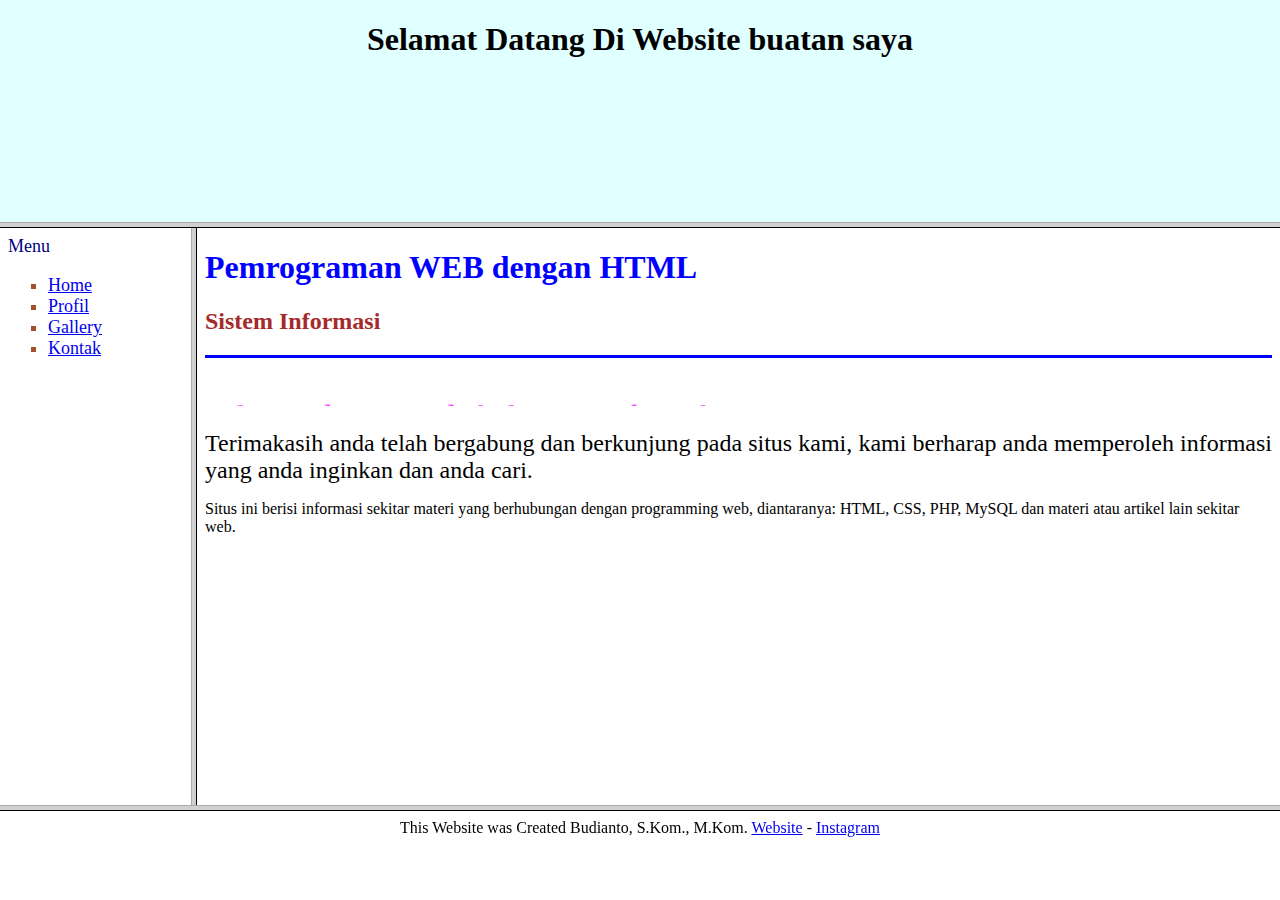
<file: index.html>
<!DOCTYPE html>
<html>
<head>
    <title>Membuat Frame berdasarkan baris</title>
</head>

<frameset rows="25%,65%,10%">
    <!-- Bagian Header -->
    <frame src="header.html">

    <!-- Bagian Tengah: menu dan konten -->
    <frameset cols="15%,85%">
        <frame src="menu.html">
        <frame name="kiri" src="home.html">
    </frameset>

    <!-- Bagian Footer -->
    <frame src="footer.html">
</frameset>

</html>
</file>
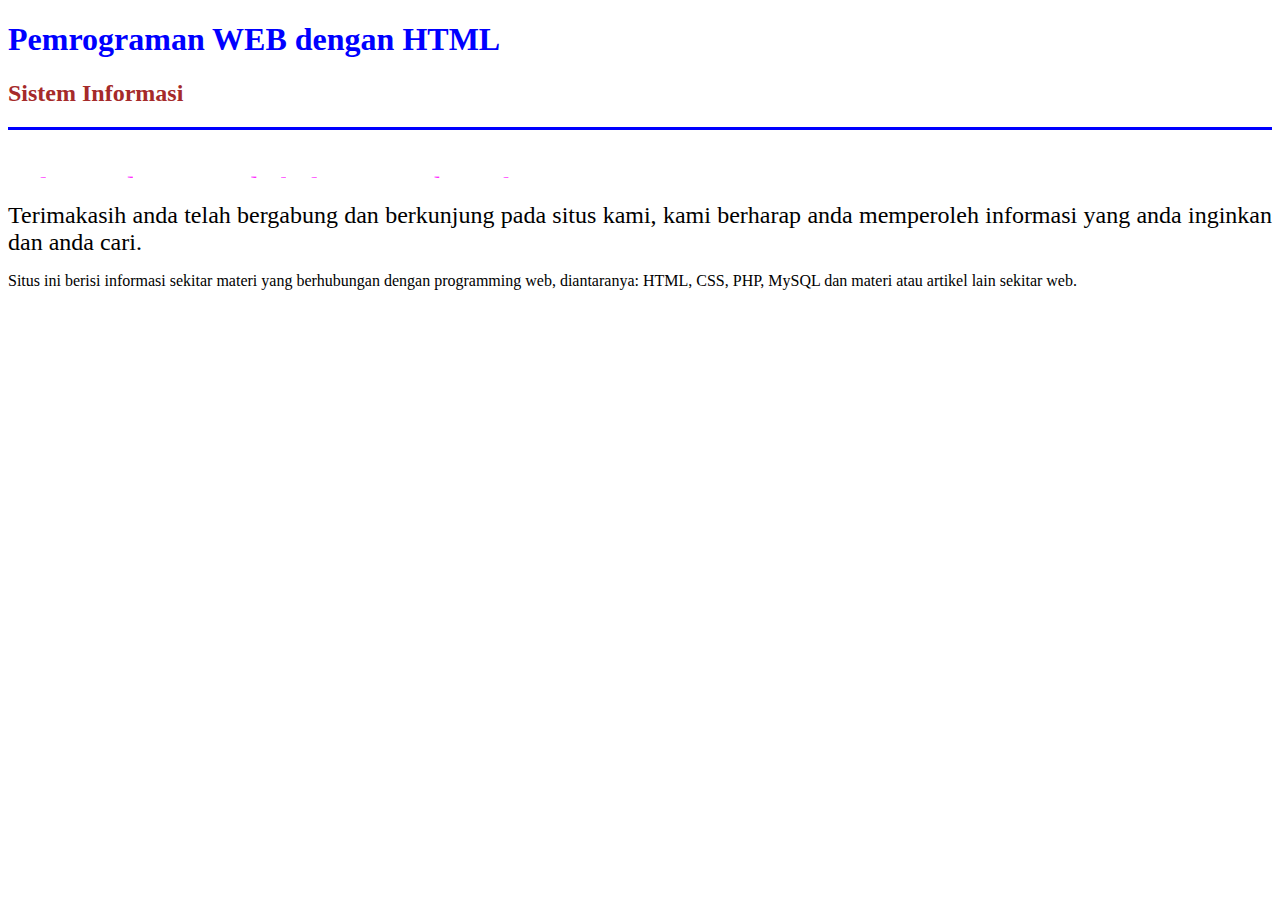
<file: home.html>
<!DOCTYPE html>
<html>
<head>
    <title>Halaman Utama</title>
</head>
<body>
    <font color="blue">
        <h1>Pemrograman WEB dengan HTML</h1>
    </font>

    <font color="brown">
        <h2><blink>Sistem Informasi</blink></h2>
    </font>

    <hr size="3" color="blue">

    <font size="6" color="magenta">
        <marquee behavior="scroll" direction="up" height="40" scrollamount="1">
            Selamat datang pada halaman website kami....
        </marquee>
    </font>
    <br>

    <p align="justify">
        <font size="5">
            Terimakasih anda telah bergabung dan berkunjung pada situs kami, 
            kami berharap anda memperoleh informasi yang anda inginkan dan anda cari.
        </font>
    </p>

    <p>
        Situs ini berisi informasi sekitar materi yang berhubungan dengan programming web, diantaranya: 
        HTML, CSS, PHP, MySQL dan materi atau artikel lain sekitar web.
    </p>
</body>
</html>
</file>
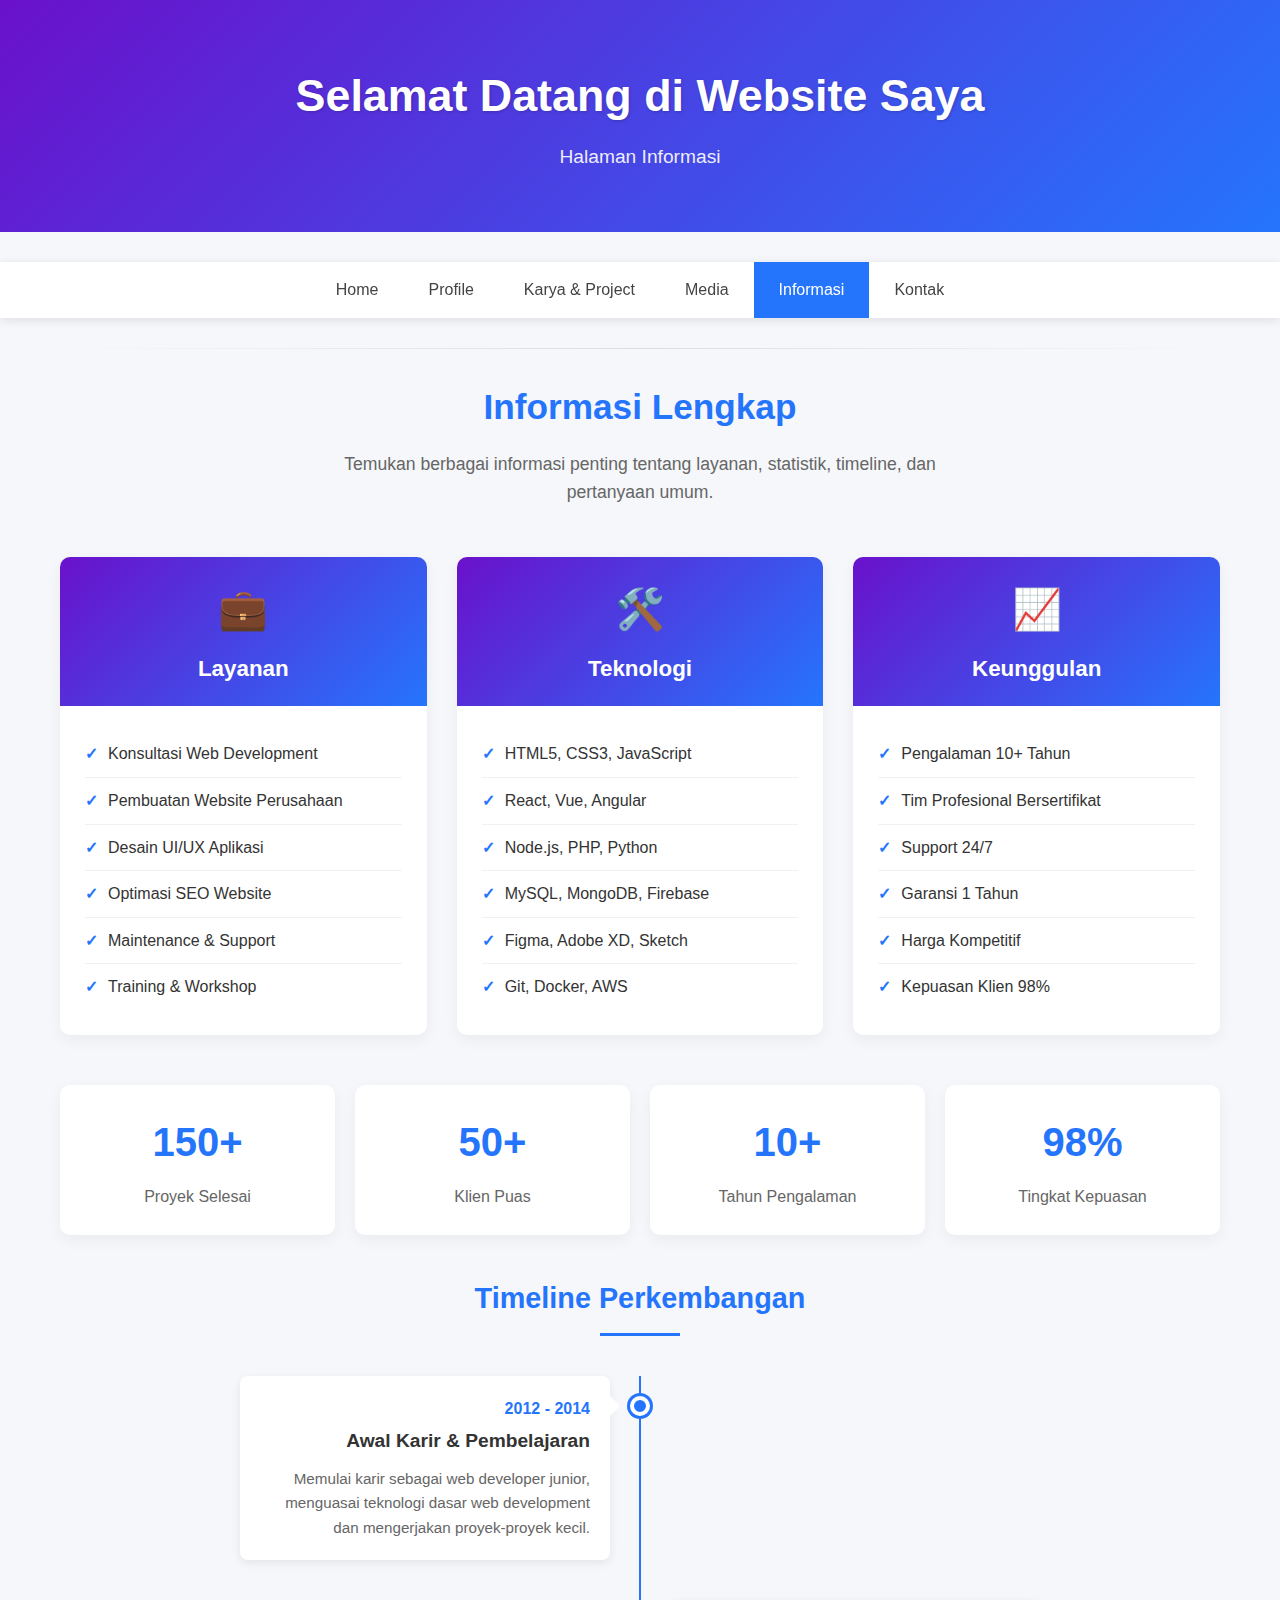
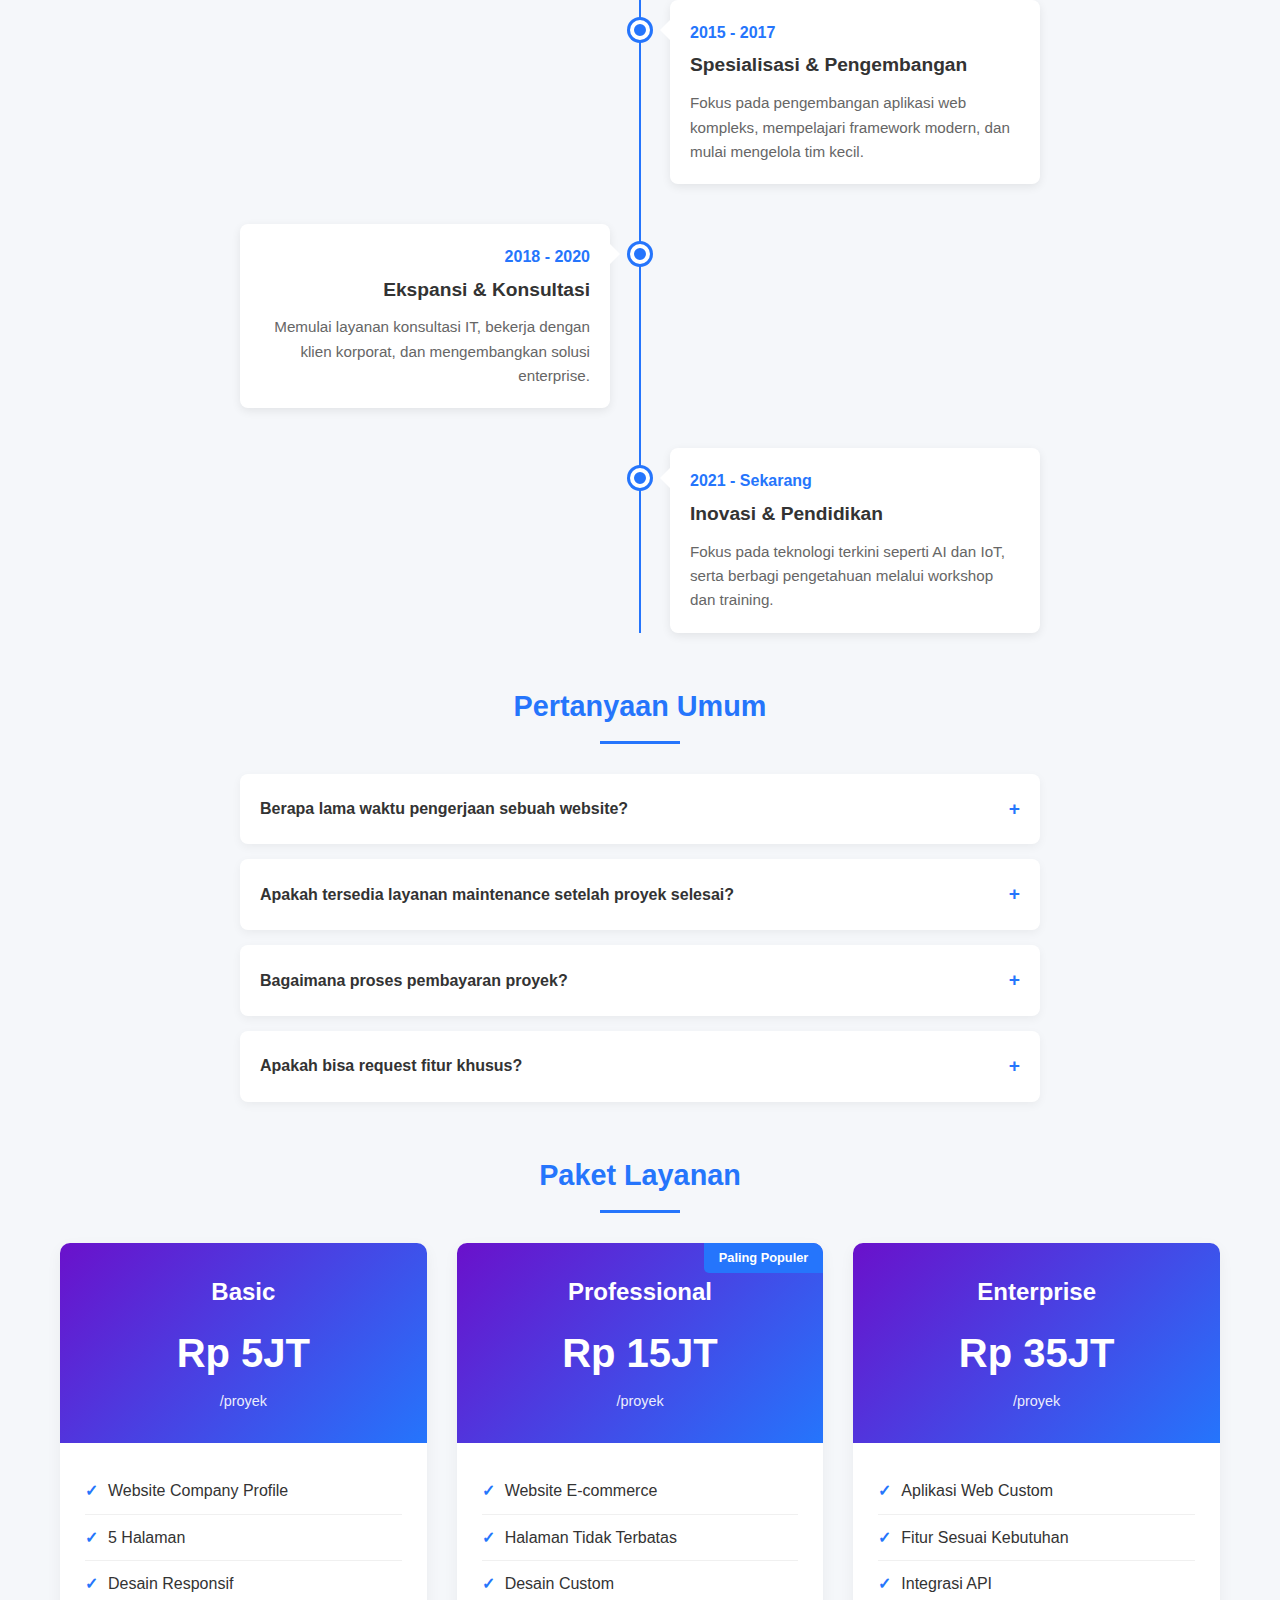
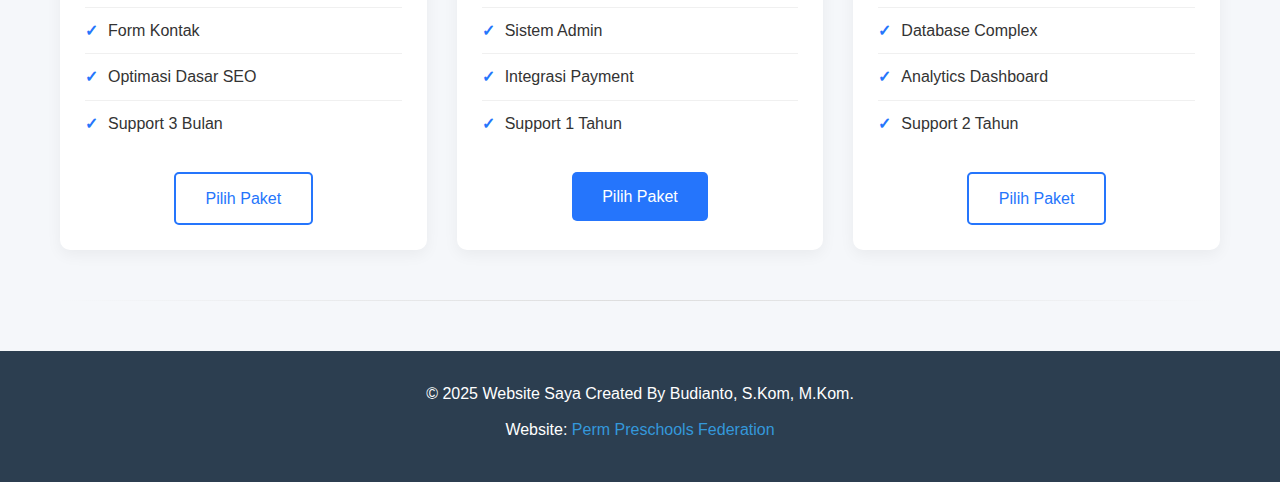
<file: informasi.html>
<!DOCTYPE html>
<html lang="id">
<head>
    <meta charset="UTF-8">
    <meta name="viewport" content="width=device-width, initial-scale=1.0">
    <title>Informasi - Website Saya</title>
    <style>
        * {
            margin: 0;
            padding: 0;
            box-sizing: border-box;
            font-family: 'Segoe UI', Tahoma, Geneva, Verdana, sans-serif;
        }
        
        body {
            background-color: #f5f7fa;
            color: #333;
            line-height: 1.6;
        }
        
        .container {
            max-width: 1200px;
            margin: 0 auto;
            padding: 0 20px;
        }
        
        header {
            background: linear-gradient(135deg, #6a11cb 0%, #2575fc 100%);
            color: white;
            padding: 60px 0;
            text-align: center;
            margin-bottom: 30px;
        }
        
        header h1 {
            font-size: 2.8rem;
            margin-bottom: 10px;
            text-shadow: 1px 1px 3px rgba(0,0,0,0.2);
        }
        
        header p {
            font-size: 1.2rem;
            opacity: 0.9;
        }
        
        nav {
            background-color: white;
            box-shadow: 0 2px 10px rgba(0,0,0,0.1);
            position: sticky;
            top: 0;
            z-index: 100;
        }
        
        .nav-container {
            display: flex;
            justify-content: center;
        }
        
        .nav-menu {
            display: flex;
            list-style: none;
        }
        
        .nav-menu li {
            margin: 0;
        }
        
        .nav-menu a {
            display: block;
            padding: 15px 25px;
            text-decoration: none;
            color: #444;
            font-weight: 500;
            transition: all 0.3s ease;
        }
        
        .nav-menu a:hover {
            background-color: #f0f5ff;
            color: #2575fc;
        }
        
        .nav-menu a.active {
            background-color: #2575fc;
            color: white;
        }
        
        .separator {
            height: 1px;
            background: linear-gradient(to right, transparent, #ddd, transparent);
            margin: 30px 0;
        }
        
        .info-header {
            text-align: center;
            margin-bottom: 50px;
        }
        
        .info-title {
            font-size: 2.2rem;
            color: #2575fc;
            margin-bottom: 15px;
        }
        
        .info-subtitle {
            font-size: 1.1rem;
            color: #666;
            max-width: 600px;
            margin: 0 auto;
        }
        
        .info-grid {
            display: grid;
            grid-template-columns: repeat(auto-fill, minmax(350px, 1fr));
            gap: 30px;
            margin-bottom: 50px;
        }
        
        .info-card {
            background: white;
            border-radius: 10px;
            box-shadow: 0 5px 15px rgba(0,0,0,0.05);
            overflow: hidden;
            transition: transform 0.3s ease, box-shadow 0.3s ease;
        }
        
        .info-card:hover {
            transform: translateY(-5px);
            box-shadow: 0 10px 25px rgba(0,0,0,0.1);
        }
        
        .card-header {
            background: linear-gradient(135deg, #6a11cb 0%, #2575fc 100%);
            color: white;
            padding: 20px;
            text-align: center;
        }
        
        .card-icon {
            font-size: 2.5rem;
            margin-bottom: 10px;
        }
        
        .card-title {
            font-size: 1.4rem;
            font-weight: 600;
        }
        
        .card-body {
            padding: 25px;
        }
        
        .info-list {
            list-style: none;
        }
        
        .info-list li {
            padding: 10px 0;
            border-bottom: 1px solid #f0f0f0;
            display: flex;
            align-items: center;
        }
        
        .info-list li:last-child {
            border-bottom: none;
        }
        
        .info-list li::before {
            content: '✓';
            color: #2575fc;
            font-weight: bold;
            margin-right: 10px;
        }
        
        .stats-container {
            display: grid;
            grid-template-columns: repeat(auto-fit, minmax(200px, 1fr));
            gap: 20px;
            margin: 40px 0;
        }
        
        .stat-card {
            background: white;
            border-radius: 10px;
            padding: 25px;
            text-align: center;
            box-shadow: 0 5px 15px rgba(0,0,0,0.05);
            transition: transform 0.3s ease;
        }
        
        .stat-card:hover {
            transform: translateY(-5px);
        }
        
        .stat-number {
            font-size: 2.5rem;
            font-weight: 700;
            color: #2575fc;
            margin-bottom: 10px;
        }
        
        .stat-label {
            font-size: 1rem;
            color: #666;
        }
        
        .timeline {
            position: relative;
            max-width: 800px;
            margin: 40px auto;
        }
        
        .timeline::before {
            content: '';
            position: absolute;
            left: 50%;
            transform: translateX(-50%);
            width: 2px;
            height: 100%;
            background: #2575fc;
        }
        
        .timeline-item {
            position: relative;
            margin-bottom: 40px;
            width: 100%;
        }
        
        .timeline-item:nth-child(odd) {
            padding-right: calc(50% + 30px);
            text-align: right;
        }
        
        .timeline-item:nth-child(even) {
            padding-left: calc(50% + 30px);
        }
        
        .timeline-content {
            background: white;
            padding: 20px;
            border-radius: 8px;
            box-shadow: 0 3px 10px rgba(0,0,0,0.08);
            position: relative;
        }
        
        .timeline-item:nth-child(odd) .timeline-content::after {
            content: '';
            position: absolute;
            top: 20px;
            right: -10px;
            width: 0;
            height: 0;
            border-top: 10px solid transparent;
            border-bottom: 10px solid transparent;
            border-left: 10px solid white;
        }
        
        .timeline-item:nth-child(even) .timeline-content::after {
            content: '';
            position: absolute;
            top: 20px;
            left: -10px;
            width: 0;
            height: 0;
            border-top: 10px solid transparent;
            border-bottom: 10px solid transparent;
            border-right: 10px solid white;
        }
        
        .timeline-date {
            font-weight: 600;
            color: #2575fc;
            margin-bottom: 5px;
        }
        
        .timeline-title {
            font-size: 1.2rem;
            margin-bottom: 10px;
            color: #333;
        }
        
        .timeline-desc {
            color: #666;
            font-size: 0.95rem;
        }
        
        .timeline-marker {
            position: absolute;
            top: 20px;
            left: 50%;
            transform: translateX(-50%);
            width: 20px;
            height: 20px;
            border-radius: 50%;
            background: #2575fc;
            border: 4px solid white;
            box-shadow: 0 0 0 3px #2575fc;
        }
        
        .faq-section {
            margin: 50px 0;
        }
        
        .section-title {
            font-size: 1.8rem;
            color: #2575fc;
            text-align: center;
            margin-bottom: 30px;
            position: relative;
            padding-bottom: 15px;
        }
        
        .section-title::after {
            content: '';
            position: absolute;
            bottom: 0;
            left: 50%;
            transform: translateX(-50%);
            width: 80px;
            height: 3px;
            background: #2575fc;
        }
        
        .faq-container {
            max-width: 800px;
            margin: 0 auto;
        }
        
        .faq-item {
            background: white;
            border-radius: 8px;
            margin-bottom: 15px;
            box-shadow: 0 3px 10px rgba(0,0,0,0.05);
            overflow: hidden;
        }
        
        .faq-question {
            padding: 20px;
            font-weight: 600;
            cursor: pointer;
            display: flex;
            justify-content: space-between;
            align-items: center;
            transition: background 0.3s ease;
        }
        
        .faq-question:hover {
            background: #f9f9f9;
        }
        
        .faq-answer {
            padding: 0 20px;
            max-height: 0;
            overflow: hidden;
            transition: max-height 0.3s ease, padding 0.3s ease;
        }
        
        .faq-item.active .faq-answer {
            padding: 0 20px 20px;
            max-height: 500px;
        }
        
        .faq-toggle {
            color: #2575fc;
            font-size: 1.2rem;
            transition: transform 0.3s ease;
        }
        
        .faq-item.active .faq-toggle {
            transform: rotate(45deg);
        }
        
        .pricing-section {
            margin: 50px 0;
        }
        
        .pricing-grid {
            display: grid;
            grid-template-columns: repeat(auto-fit, minmax(280px, 1fr));
            gap: 30px;
            margin-top: 30px;
        }
        
        .pricing-card {
            background: white;
            border-radius: 10px;
            overflow: hidden;
            box-shadow: 0 5px 15px rgba(0,0,0,0.05);
            transition: transform 0.3s ease;
            position: relative;
        }
        
        .pricing-card:hover {
            transform: translateY(-10px);
        }
        
        .pricing-card.popular::before {
            content: 'Paling Populer';
            position: absolute;
            top: 0;
            right: 0;
            background: #2575fc;
            color: white;
            padding: 5px 15px;
            font-size: 0.8rem;
            font-weight: 600;
            border-bottom-left-radius: 5px;
        }
        
        .pricing-header {
            padding: 30px;
            text-align: center;
            background: linear-gradient(135deg, #6a11cb 0%, #2575fc 100%);
            color: white;
        }
        
        .pricing-title {
            font-size: 1.5rem;
            margin-bottom: 10px;
        }
        
        .pricing-price {
            font-size: 2.5rem;
            font-weight: 700;
            margin-bottom: 5px;
        }
        
        .pricing-period {
            font-size: 0.9rem;
            opacity: 0.9;
        }
        
        .pricing-features {
            padding: 25px;
        }
        
        .pricing-features ul {
            list-style: none;
        }
        
        .pricing-features li {
            padding: 10px 0;
            border-bottom: 1px solid #f0f0f0;
            display: flex;
            align-items: center;
        }
        
        .pricing-features li:last-child {
            border-bottom: none;
        }
        
        .pricing-features li::before {
            content: '✓';
            color: #2575fc;
            font-weight: bold;
            margin-right: 10px;
        }
        
        .pricing-action {
            padding: 0 25px 25px;
            text-align: center;
        }
        
        .btn {
            display: inline-block;
            padding: 12px 30px;
            background: #2575fc;
            color: white;
            border: none;
            border-radius: 5px;
            font-size: 1rem;
            font-weight: 500;
            cursor: pointer;
            transition: all 0.3s ease;
            text-decoration: none;
        }
        
        .btn:hover {
            background: #1c68e3;
            transform: translateY(-2px);
            box-shadow: 0 5px 15px rgba(37, 117, 252, 0.3);
        }
        
        .btn-outline {
            background: transparent;
            border: 2px solid #2575fc;
            color: #2575fc;
        }
        
        .btn-outline:hover {
            background: #2575fc;
            color: white;
        }
        
        footer {
            background-color: #2c3e50;
            color: white;
            padding: 30px 0;
            text-align: center;
            margin-top: 50px;
        }
        
        footer p {
            margin-bottom: 10px;
        }
        
        .website-link {
            color: #3498db;
            text-decoration: none;
        }
        
        .website-link:hover {
            text-decoration: underline;
        }
        
        @media (max-width: 768px) {
            header h1 {
                font-size: 2.2rem;
            }
            
            .nav-menu {
                flex-direction: column;
                width: 100%;
            }
            
            .nav-menu a {
                text-align: center;
                border-bottom: 1px solid #eee;
            }
            
            .info-grid {
                grid-template-columns: 1fr;
            }
            
            .stats-container {
                grid-template-columns: repeat(2, 1fr);
            }
            
            .timeline::before {
                left: 30px;
            }
            
            .timeline-item {
                padding-left: 70px !important;
                padding-right: 0 !important;
                text-align: left !important;
            }
            
            .timeline-item:nth-child(odd) .timeline-content::after,
            .timeline-item:nth-child(even) .timeline-content::after {
                display: none;
            }
            
            .timeline-marker {
                left: 30px;
            }
            
            .pricing-grid {
                grid-template-columns: 1fr;
            }
        }
    </style>
</head>
<body>
    <header>
        <div class="container">
            <h1>Selamat Datang di Website Saya</h1>
            <p>Halaman Informasi</p>
        </div>
    </header>
    
    <nav>
        <div class="container">
            <div class="nav-container">
                <ul class="nav-menu">
                    <li><a href="index.html">Home</a></li>
                    <li><a href="profile.html">Profile</a></li>
                    <li><a href="karya.html">Karya & Project</a></li>
                    <li><a href="media.html">Media</a></li>
                    <li><a href="informasi.html" class="active">Informasi</a></li>
                    <li><a href="kontak.html">Kontak</a></li>
                </ul>
            </div>
        </div>
    </nav>
    
    <div class="container">
        <div class="separator"></div>
        
        <div class="info-header">
            <h2 class="info-title">Informasi Lengkap</h2>
            <p class="info-subtitle">Temukan berbagai informasi penting tentang layanan, statistik, timeline, dan pertanyaan umum.</p>
        </div>
        
        <div class="info-grid">
            <div class="info-card">
                <div class="card-header">
                    <div class="card-icon">💼</div>
                    <h3 class="card-title">Layanan</h3>
                </div>
                <div class="card-body">
                    <ul class="info-list">
                        <li>Konsultasi Web Development</li>
                        <li>Pembuatan Website Perusahaan</li>
                        <li>Desain UI/UX Aplikasi</li>
                        <li>Optimasi SEO Website</li>
                        <li>Maintenance & Support</li>
                        <li>Training & Workshop</li>
                    </ul>
                </div>
            </div>
            
            <div class="info-card">
                <div class="card-header">
                    <div class="card-icon">🛠️</div>
                    <h3 class="card-title">Teknologi</h3>
                </div>
                <div class="card-body">
                    <ul class="info-list">
                        <li>HTML5, CSS3, JavaScript</li>
                        <li>React, Vue, Angular</li>
                        <li>Node.js, PHP, Python</li>
                        <li>MySQL, MongoDB, Firebase</li>
                        <li>Figma, Adobe XD, Sketch</li>
                        <li>Git, Docker, AWS</li>
                    </ul>
                </div>
            </div>
            
            <div class="info-card">
                <div class="card-header">
                    <div class="card-icon">📈</div>
                    <h3 class="card-title">Keunggulan</h3>
                </div>
                <div class="card-body">
                    <ul class="info-list">
                        <li>Pengalaman 10+ Tahun</li>
                        <li>Tim Profesional Bersertifikat</li>
                        <li>Support 24/7</li>
                        <li>Garansi 1 Tahun</li>
                        <li>Harga Kompetitif</li>
                        <li>Kepuasan Klien 98%</li>
                    </ul>
                </div>
            </div>
        </div>
        
        <div class="stats-container">
            <div class="stat-card">
                <div class="stat-number">150+</div>
                <div class="stat-label">Proyek Selesai</div>
            </div>
            <div class="stat-card">
                <div class="stat-number">50+</div>
                <div class="stat-label">Klien Puas</div>
            </div>
            <div class="stat-card">
                <div class="stat-number">10+</div>
                <div class="stat-label">Tahun Pengalaman</div>
            </div>
            <div class="stat-card">
                <div class="stat-number">98%</div>
                <div class="stat-label">Tingkat Kepuasan</div>
            </div>
        </div>
        
        <div class="timeline-section">
            <h3 class="section-title">Timeline Perkembangan</h3>
            
            <div class="timeline">
                <div class="timeline-item">
                    <div class="timeline-marker"></div>
                    <div class="timeline-content">
                        <div class="timeline-date">2012 - 2014</div>
                        <h4 class="timeline-title">Awal Karir & Pembelajaran</h4>
                        <p class="timeline-desc">Memulai karir sebagai web developer junior, menguasai teknologi dasar web development dan mengerjakan proyek-proyek kecil.</p>
                    </div>
                </div>
                
                <div class="timeline-item">
                    <div class="timeline-marker"></div>
                    <div class="timeline-content">
                        <div class="timeline-date">2015 - 2017</div>
                        <h4 class="timeline-title">Spesialisasi & Pengembangan</h4>
                        <p class="timeline-desc">Fokus pada pengembangan aplikasi web kompleks, mempelajari framework modern, dan mulai mengelola tim kecil.</p>
                    </div>
                </div>
                
                <div class="timeline-item">
                    <div class="timeline-marker"></div>
                    <div class="timeline-content">
                        <div class="timeline-date">2018 - 2020</div>
                        <h4 class="timeline-title">Ekspansi & Konsultasi</h4>
                        <p class="timeline-desc">Memulai layanan konsultasi IT, bekerja dengan klien korporat, dan mengembangkan solusi enterprise.</p>
                    </div>
                </div>
                
                <div class="timeline-item">
                    <div class="timeline-marker"></div>
                    <div class="timeline-content">
                        <div class="timeline-date">2021 - Sekarang</div>
                        <h4 class="timeline-title">Inovasi & Pendidikan</h4>
                        <p class="timeline-desc">Fokus pada teknologi terkini seperti AI dan IoT, serta berbagi pengetahuan melalui workshop dan training.</p>
                    </div>
                </div>
            </div>
        </div>
        
        <div class="faq-section">
            <h3 class="section-title">Pertanyaan Umum</h3>
            
            <div class="faq-container">
                <div class="faq-item">
                    <div class="faq-question">
                        <span>Berapa lama waktu pengerjaan sebuah website?</span>
                        <span class="faq-toggle">+</span>
                    </div>
                    <div class="faq-answer">
                        <p>Waktu pengerjaan bervariasi tergantung kompleksitas proyek. Website company profile sederhana biasanya selesai dalam 2-3 minggu, sedangkan aplikasi web kompleks bisa memakan waktu 2-4 bulan.</p>
                    </div>
                </div>
                
                <div class="faq-item">
                    <div class="faq-question">
                        <span>Apakah tersedia layanan maintenance setelah proyek selesai?</span>
                        <span class="faq-toggle">+</span>
                    </div>
                    <div class="faq-answer">
                        <p>Ya, kami menyediakan paket maintenance dengan berbagai pilihan, mulai dari maintenance dasar hingga paket premium dengan support 24/7 dan update berkala.</p>
                    </div>
                </div>
                
                <div class="faq-item">
                    <div class="faq-question">
                        <span>Bagaimana proses pembayaran proyek?</span>
                        <span class="faq-toggle">+</span>
                    </div>
                    <div class="faq-answer">
                        <p>Pembayaran biasanya dibagi menjadi 3 tahap: 30% di awal, 40% setelah tahap development, dan 30% setelah proyek selesai dan disetujui klien.</p>
                    </div>
                </div>
                
                <div class="faq-item">
                    <div class="faq-question">
                        <span>Apakah bisa request fitur khusus?</span>
                        <span class="faq-toggle">+</span>
                    </div>
                    <div class="faq-answer">
                        <p>Tentu saja. Kami terbuka untuk mendiskusikan kebutuhan khusus Anda. Fitur custom akan dikaji kelayakan teknis dan dampaknya terhadap timeline serta budget proyek.</p>
                    </div>
                </div>
            </div>
        </div>
        
        <div class="pricing-section">
            <h3 class="section-title">Paket Layanan</h3>
            
            <div class="pricing-grid">
                <div class="pricing-card">
                    <div class="pricing-header">
                        <h4 class="pricing-title">Basic</h4>
                        <div class="pricing-price">Rp 5JT</div>
                        <div class="pricing-period">/proyek</div>
                    </div>
                    <div class="pricing-features">
                        <ul>
                            <li>Website Company Profile</li>
                            <li>5 Halaman</li>
                            <li>Desain Responsif</li>
                            <li>Form Kontak</li>
                            <li>Optimasi Dasar SEO</li>
                            <li>Support 3 Bulan</li>
                        </ul>
                    </div>
                    <div class="pricing-action">
                        <a href="#" class="btn btn-outline">Pilih Paket</a>
                    </div>
                </div>
                
                <div class="pricing-card popular">
                    <div class="pricing-header">
                        <h4 class="pricing-title">Professional</h4>
                        <div class="pricing-price">Rp 15JT</div>
                        <div class="pricing-period">/proyek</div>
                    </div>
                    <div class="pricing-features">
                        <ul>
                            <li>Website E-commerce</li>
                            <li>Halaman Tidak Terbatas</li>
                            <li>Desain Custom</li>
                            <li>Sistem Admin</li>
                            <li>Integrasi Payment</li>
                            <li>Support 1 Tahun</li>
                        </ul>
                    </div>
                    <div class="pricing-action">
                        <a href="#" class="btn">Pilih Paket</a>
                    </div>
                </div>
                
                <div class="pricing-card">
                    <div class="pricing-header">
                        <h4 class="pricing-title">Enterprise</h4>
                        <div class="pricing-price">Rp 35JT</div>
                        <div class="pricing-period">/proyek</div>
                    </div>
                    <div class="pricing-features">
                        <ul>
                            <li>Aplikasi Web Custom</li>
                            <li>Fitur Sesuai Kebutuhan</li>
                            <li>Integrasi API</li>
                            <li>Database Complex</li>
                            <li>Analytics Dashboard</li>
                            <li>Support 2 Tahun</li>
                        </ul>
                    </div>
                    <div class="pricing-action">
                        <a href="#" class="btn btn-outline">Pilih Paket</a>
                    </div>
                </div>
            </div>
        </div>
        
        <div class="separator"></div>
    </div>
    
    <footer>
        <div class="container">
            <p>&copy; 2025 Website Saya Created By Budianto, S.Kom, M.Kom.</p>
            <p>Website: <a href="#" class="website-link">Perm Preschools Federation</a></p>
        </div>
    </footer>

    <script>
        // FAQ toggle functionality
        const faqItems = document.querySelectorAll('.faq-item');
        
        faqItems.forEach(item => {
            const question = item.querySelector('.faq-question');
            
            question.addEventListener('click', () => {
                // Close all other items
                faqItems.forEach(otherItem => {
                    if (otherItem !== item) {
                        otherItem.classList.remove('active');
                    }
                });
                
                // Toggle current item
                item.classList.toggle('active');
            });
        });
        
        // Smooth scrolling for anchor links
        document.querySelectorAll('a[href^="#"]').forEach(anchor => {
            anchor.addEventListener('click', function (e) {
                e.preventDefault();
                
                const targetId = this.getAttribute('href');
                if (targetId === '#') return;
                
                const targetElement = document.querySelector(targetId);
                if (targetElement) {
                    targetElement.scrollIntoView({
                        behavior: 'smooth',
                        block: 'start'
                    });
                }
            });
        });
        
        // Animate stats counter
        const statNumbers = document.querySelectorAll('.stat-number');
        const observerOptions = {
            threshold: 0.5,
            rootMargin: '0px 0px -50px 0px'
        };
        
        const observer = new IntersectionObserver((entries) => {
            entries.forEach(entry => {
                if (entry.isIntersecting) {
                    const statNumber = entry.target;
                    const target = parseInt(statNumber.textContent);
                    let current = 0;
                    const increment = target / 50;
                    const timer = setInterval(() => {
                        current += increment;
                        if (current >= target) {
                            statNumber.textContent = target + (statNumber.textContent.includes('+') ? '+' : '');
                            clearInterval(timer);
                        } else {
                            statNumber.textContent = Math.floor(current) + (statNumber.textContent.includes('+') ? '+' : '');
                        }
                    }, 30);
                    
                    observer.unobserve(statNumber);
                }
            });
        }, observerOptions);
        
        statNumbers.forEach(stat => {
            observer.observe(stat);
        });
    </script>
</body>
</html>
</file>
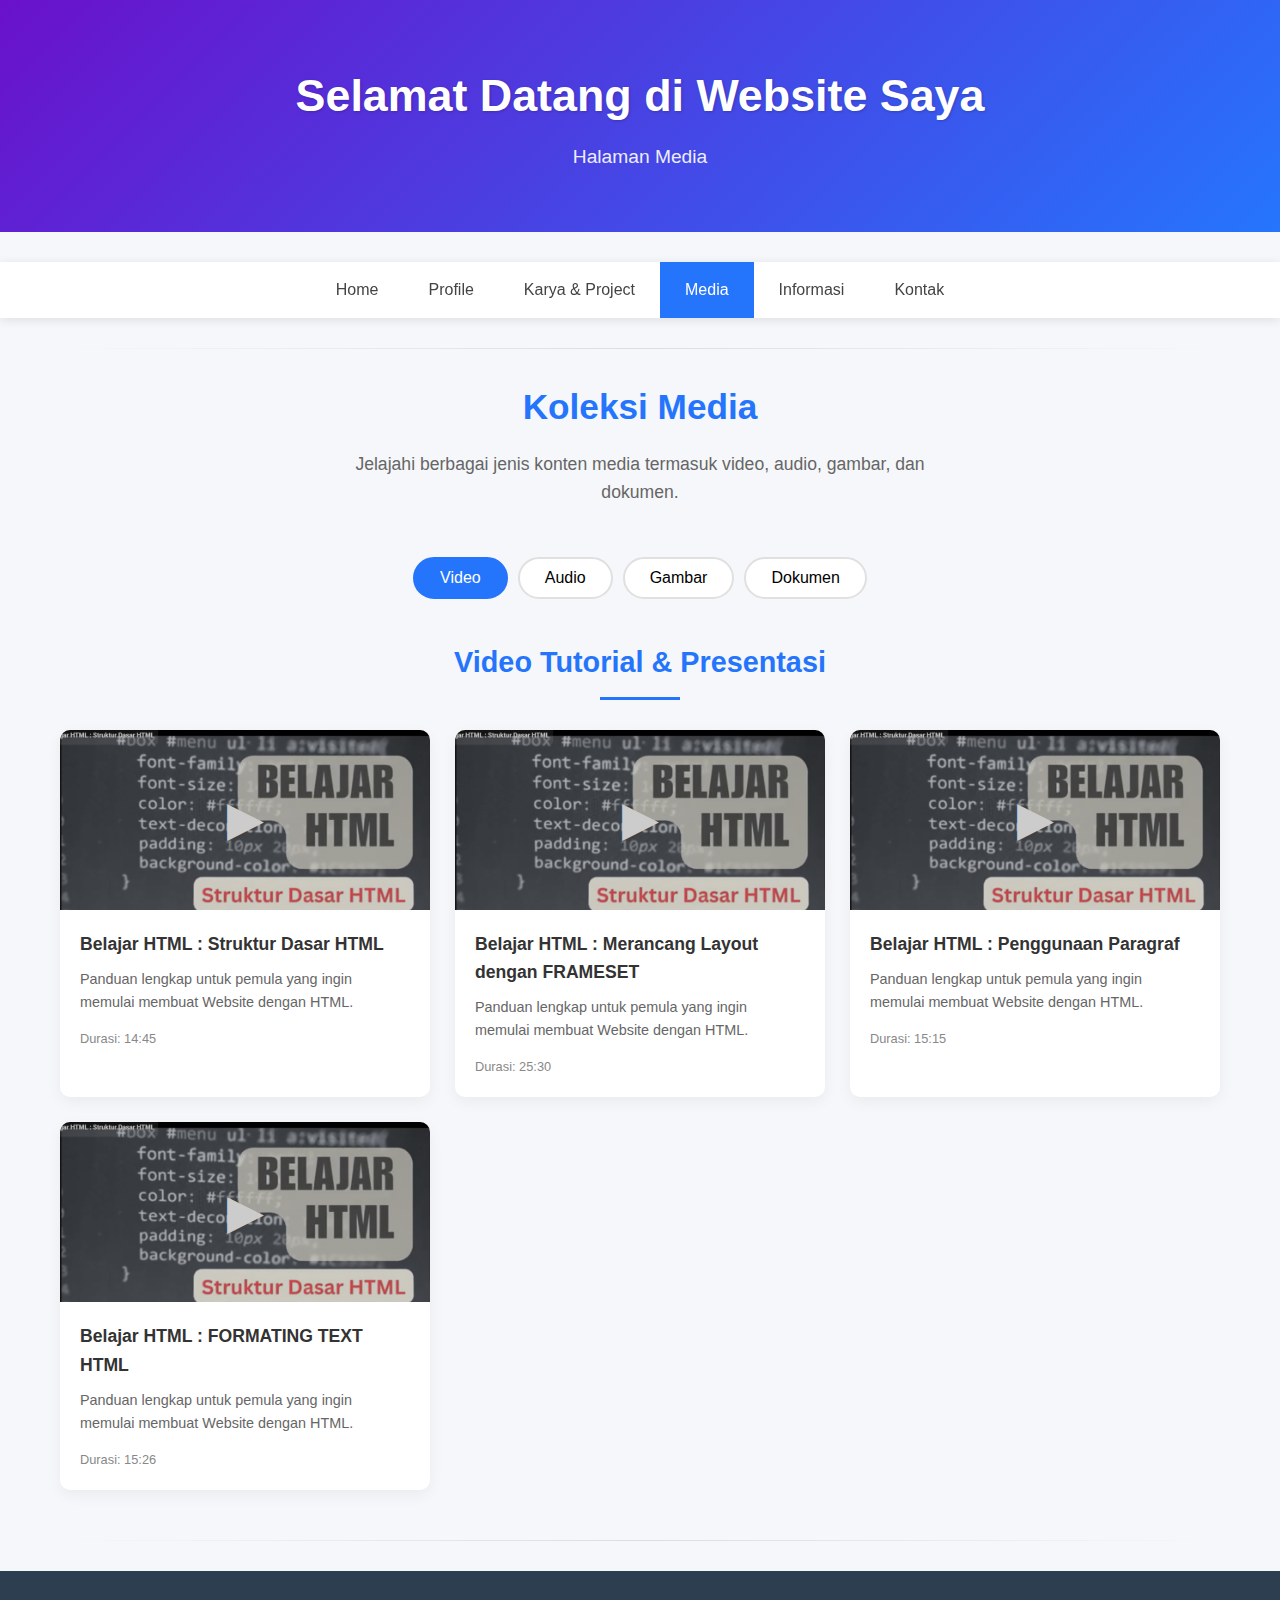
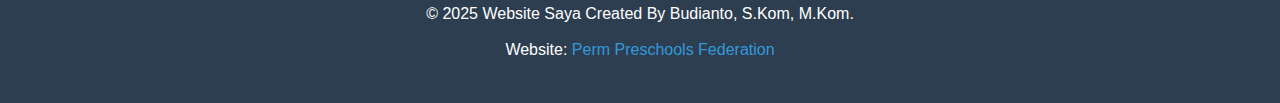
<file: media.html>
<!DOCTYPE html>
<html lang="id">
<head>
    <meta charset="UTF-8">
    <meta name="viewport" content="width=device-width, initial-scale=1.0">
    <title>Media - Website Saya</title>
    <style>
        * {
            margin: 0;
            padding: 0;
            box-sizing: border-box;
            font-family: 'Segoe UI', Tahoma, Geneva, Verdana, sans-serif;
        }
        
        body {
            background-color: #f5f7fa;
            color: #333;
            line-height: 1.6;
        }
        
        .container {
            max-width: 1200px;
            margin: 0 auto;
            padding: 0 20px;
        }
        
        header {
            background: linear-gradient(135deg, #6a11cb 0%, #2575fc 100%);
            color: white;
            padding: 60px 0;
            text-align: center;
            margin-bottom: 30px;
        }
        
        header h1 {
            font-size: 2.8rem;
            margin-bottom: 10px;
            text-shadow: 1px 1px 3px rgba(0,0,0,0.2);
        }
        
        header p {
            font-size: 1.2rem;
            opacity: 0.9;
        }
        
        nav {
            background-color: white;
            box-shadow: 0 2px 10px rgba(0,0,0,0.1);
            position: sticky;
            top: 0;
            z-index: 100;
        }
        
        .nav-container {
            display: flex;
            justify-content: center;
        }
        
        .nav-menu {
            display: flex;
            list-style: none;
        }
        
        .nav-menu li {
            margin: 0;
        }
        
        .nav-menu a {
            display: block;
            padding: 15px 25px;
            text-decoration: none;
            color: #444;
            font-weight: 500;
            transition: all 0.3s ease;
        }
        
        .nav-menu a:hover {
            background-color: #f0f5ff;
            color: #2575fc;
        }
        
        .nav-menu a.active {
            background-color: #2575fc;
            color: white;
        }
        
        .separator {
            height: 1px;
            background: linear-gradient(to right, transparent, #ddd, transparent);
            margin: 30px 0;
        }
        
        .media-header {
            text-align: center;
            margin-bottom: 50px;
        }
        
        .media-title {
            font-size: 2.2rem;
            color: #2575fc;
            margin-bottom: 15px;
        }
        
        .media-subtitle {
            font-size: 1.1rem;
            color: #666;
            max-width: 600px;
            margin: 0 auto;
        }
        
        .media-tabs {
            display: flex;
            justify-content: center;
            flex-wrap: wrap;
            gap: 10px;
            margin-bottom: 40px;
        }
        
        .tab-btn {
            padding: 10px 25px;
            background: white;
            border: 2px solid #e0e0e0;
            border-radius: 30px;
            cursor: pointer;
            transition: all 0.3s ease;
            font-weight: 500;
            font-size: 1rem;
        }
        
        .tab-btn:hover, .tab-btn.active {
            background: #2575fc;
            color: white;
            border-color: #2575fc;
        }
        
        .tab-content {
            display: none;
            animation: fadeIn 0.5s ease;
        }
        
        .tab-content.active {
            display: block;
        }
        
        @keyframes fadeIn {
            from { opacity: 0; }
            to { opacity: 1; }
        }
        
        .section-title {
            font-size: 1.8rem;
            color: #2575fc;
            text-align: center;
            margin-bottom: 30px;
            position: relative;
            padding-bottom: 15px;
        }
        
        .section-title::after {
            content: '';
            position: absolute;
            bottom: 0;
            left: 50%;
            transform: translateX(-50%);
            width: 80px;
            height: 3px;
            background: #2575fc;
        }
        
        /* Video Gallery Styles */
        .video-grid {
            display: grid;
            grid-template-columns: repeat(auto-fill, minmax(320px, 1fr));
            gap: 25px;
            margin-bottom: 50px;
        }
        
        .video-card {
            background: white;
            border-radius: 10px;
            overflow: hidden;
            box-shadow: 0 5px 15px rgba(0,0,0,0.05);
            transition: transform 0.3s ease, box-shadow 0.3s ease;
        }
        
        .video-card:hover {
            transform: translateY(-5px);
            box-shadow: 0 10px 25px rgba(0,0,0,0.1);
        }
        
        .video-thumbnail {
            position: relative;
            width: 100%;
            height: 180px;
            background: linear-gradient(135deg, #6a11cb 0%, #2575fc 100%);
            display: flex;
            align-items: center;
            justify-content: center;
            color: white;
            font-size: 3rem;
            cursor: pointer;
        }
        
        .video-thumbnail::after {
            content: '';
            position: absolute;
            top: 0;
            left: 0;
            width: 100%;
            height: 100%;
            background: rgba(0,0,0,0.2);
            transition: background 0.3s ease;
        }
        
        .video-card:hover .video-thumbnail::after {
            background: rgba(0,0,0,0.1);
        }
        
        .video-info {
            padding: 20px;
        }
        
        .video-title {
            font-weight: 600;
            margin-bottom: 10px;
            font-size: 1.1rem;
            color: #333;
        }
        
        .video-desc {
            font-size: 0.9rem;
            color: #666;
            margin-bottom: 15px;
        }
        
        .video-meta {
            display: flex;
            justify-content: space-between;
            font-size: 0.8rem;
            color: #888;
        }
        
        /* Audio Player Styles */
        .audio-grid {
            display: grid;
            grid-template-columns: repeat(auto-fill, minmax(300px, 1fr));
            gap: 25px;
            margin-bottom: 50px;
        }
        
        .audio-card {
            background: white;
            border-radius: 10px;
            padding: 25px;
            box-shadow: 0 5px 15px rgba(0,0,0,0.05);
            transition: transform 0.3s ease;
        }
        
        .audio-card:hover {
            transform: translateY(-5px);
        }
        
        .audio-header {
            display: flex;
            align-items: center;
            margin-bottom: 20px;
        }
        
        .audio-icon {
            width: 50px;
            height: 50px;
            border-radius: 50%;
            background: #f0f5ff;
            display: flex;
            align-items: center;
            justify-content: center;
            color: #2575fc;
            font-size: 1.2rem;
            margin-right: 15px;
        }
        
        .audio-title {
            font-weight: 600;
            font-size: 1.1rem;
            color: #333;
        }
        
        .audio-player {
            width: 100%;
            margin-bottom: 15px;
        }
        
        .audio-controls {
            display: flex;
            justify-content: space-between;
            align-items: center;
        }
        
        .play-btn {
            background: #2575fc;
            color: white;
            border: none;
            border-radius: 50%;
            width: 40px;
            height: 40px;
            display: flex;
            align-items: center;
            justify-content: center;
            cursor: pointer;
            transition: background 0.3s ease;
        }
        
        .play-btn:hover {
            background: #1c68e3;
        }
        
        .audio-duration {
            font-size: 0.9rem;
            color: #666;
        }
        
        /* Image Gallery Styles */
        .image-grid {
            display: grid;
            grid-template-columns: repeat(auto-fill, minmax(250px, 1fr));
            gap: 20px;
            margin-bottom: 50px;
        }
        
        .image-card {
            position: relative;
            border-radius: 10px;
            overflow: hidden;
            box-shadow: 0 5px 15px rgba(0,0,0,0.05);
            transition: transform 0.3s ease;
            aspect-ratio: 1 / 1;
        }
        
        .image-card:hover {
            transform: scale(1.03);
        }
        
        .image-item {
            width: 100%;
            height: 100%;
            object-fit: cover;
            display: block;
            transition: transform 0.5s ease;
        }
        
        .image-card:hover .image-item {
            transform: scale(1.1);
        }
        
        .image-overlay {
            position: absolute;
            bottom: 0;
            left: 0;
            width: 100%;
            background: linear-gradient(to top, rgba(0,0,0,0.7), transparent);
            color: white;
            padding: 20px;
            transform: translateY(100%);
            transition: transform 0.3s ease;
        }
        
        .image-card:hover .image-overlay {
            transform: translateY(0);
        }
        
        .image-title {
            font-weight: 600;
            margin-bottom: 5px;
        }
        
        .image-desc {
            font-size: 0.9rem;
            opacity: 0.9;
        }
        
        /* Document Styles */
        .doc-grid {
            display: grid;
            grid-template-columns: repeat(auto-fill, minmax(300px, 1fr));
            gap: 25px;
            margin-bottom: 50px;
        }
        
        .doc-card {
            background: white;
            border-radius: 10px;
            padding: 25px;
            box-shadow: 0 5px 15px rgba(0,0,0,0.05);
            transition: transform 0.3s ease;
            display: flex;
            align-items: center;
        }
        
        .doc-card:hover {
            transform: translateY(-5px);
        }
        
        .doc-icon {
            width: 60px;
            height: 60px;
            border-radius: 10px;
            background: #f0f5ff;
            display: flex;
            align-items: center;
            justify-content: center;
            color: #2575fc;
            font-size: 1.5rem;
            margin-right: 20px;
            flex-shrink: 0;
        }
        
        .doc-info {
            flex: 1;
        }
        
        .doc-title {
            font-weight: 600;
            margin-bottom: 8px;
            color: #333;
        }
        
        .doc-meta {
            display: flex;
            justify-content: space-between;
            font-size: 0.9rem;
            color: #666;
            margin-bottom: 10px;
        }
        
        .doc-download {
            display: inline-block;
            padding: 8px 15px;
            background: #2575fc;
            color: white;
            text-decoration: none;
            border-radius: 5px;
            font-size: 0.9rem;
            transition: background 0.3s ease;
        }
        
        .doc-download:hover {
            background: #1c68e3;
        }
        
        /* Lightbox Styles */
        .lightbox {
            display: none;
            position: fixed;
            top: 0;
            left: 0;
            width: 100%;
            height: 100%;
            background: rgba(0,0,0,0.9);
            z-index: 1000;
            justify-content: center;
            align-items: center;
            flex-direction: column;
        }
        
        .lightbox.active {
            display: flex;
        }
        
        .lightbox-content {
            max-width: 90%;
            max-height: 80%;
            object-fit: contain;
            border-radius: 5px;
        }
        
        .lightbox-close {
            position: absolute;
            top: 20px;
            right: 30px;
            color: white;
            font-size: 2rem;
            cursor: pointer;
            background: none;
            border: none;
        }
        
        .lightbox-caption {
            color: white;
            margin-top: 20px;
            font-size: 1.2rem;
            text-align: center;
            max-width: 600px;
            padding: 0 20px;
        }
        
        footer {
            background-color: #2c3e50;
            color: white;
            padding: 30px 0;
            text-align: center;
        }
        
        footer p {
            margin-bottom: 10px;
        }
        
        .website-link {
            color: #3498db;
            text-decoration: none;
        }
        
        .website-link:hover {
            text-decoration: underline;
        }
        
        @media (max-width: 768px) {
            header h1 {
                font-size: 2.2rem;
            }
            
            .nav-menu {
                flex-direction: column;
                width: 100%;
            }
            
            .nav-menu a {
                text-align: center;
                border-bottom: 1px solid #eee;
            }
            
            .video-grid,
            .audio-grid,
            .image-grid,
            .doc-grid {
                grid-template-columns: 1fr;
            }
            
            .media-tabs {
                flex-direction: column;
                align-items: center;
            }
            
            .tab-btn {
                width: 200px;
                text-align: center;
            }
        }
    </style>
</head>
<body>
    <header>
        <div class="container">
            <h1>Selamat Datang di Website Saya</h1>
            <p>Halaman Media</p>
        </div>
    </header>
    
    <nav>
        <div class="container">
            <div class="nav-container">
                <ul class="nav-menu">
                    <li><a href="index.html">Home</a></li>
                    <li><a href="profile.html">Profile</a></li>
                    <li><a href="karya.html">Karya & Project</a></li>
                    <li><a href="media.html" class="active">Media</a></li>
                    <li><a href="informasi.html">Informasi</a></li>
                    <li><a href="kontak.html">Kontak</a></li>
                </ul>
            </div>
        </div>
    </nav>
    
    <div class="container">
        <div class="separator"></div>
        
        <div class="media-header">
            <h2 class="media-title">Koleksi Media</h2>
            <p class="media-subtitle">Jelajahi berbagai jenis konten media termasuk video, audio, gambar, dan dokumen.</p>
        </div>
        
        <div class="media-tabs">
            <button class="tab-btn active" data-tab="video">Video</button>
            <button class="tab-btn" data-tab="audio">Audio</button>
            <button class="tab-btn" data-tab="images">Gambar</button>
            <button class="tab-btn" data-tab="documents">Dokumen</button>
        </div>
        
        <!-- Video Tab -->
        <div class="tab-content active" id="video-tab">
            <h3 class="section-title">Video Tutorial & Presentasi</h3>
            
            <div class="video-grid">
                 <div class="video-card">
                    <div class="video-thumbnail" data-src="Belajar HTML _ Struktur Dasar HTML.mp4"
                         style="background-image: url('html.png'); background-size: cover; background-position: center;">
                        ▶
                    </div>

                    <div class="video-info">
                        <h4 class="video-title">Belajar HTML : Struktur Dasar HTML</h4>
                        <p class="video-desc">Panduan lengkap untuk pemula yang ingin memulai membuat Website dengan HTML.</p>
                        <div class="video-meta">
                            <span>Durasi: 14:45</span>
                         </div>
                    </div>
                </div>
                
               <div class="video-card">
                    <div class="video-thumbnail" data-src="FRAMESET.mp4"
                         style="background-image: url('html.png'); background-size: cover; background-position: center;">
                        ▶
                    </div>

                    <div class="video-info">
                        <h4 class="video-title">Belajar HTML : Merancang Layout dengan FRAMESET</h4>
                        <p class="video-desc">Panduan lengkap untuk pemula yang ingin memulai membuat Website dengan HTML.</p>
                        <div class="video-meta">
                            <span>Durasi: 25:30</span>
                         </div>
                    </div>
                </div>
                
                <div class="video-card">
                    <div class="video-thumbnail" data-src="Belajar HTML _ Penggunaan Paragraf.mp4"
                         style="background-image: url('html.png'); background-size: cover; background-position: center;">
                        ▶
                    </div>

                    <div class="video-info">
                        <h4 class="video-title">Belajar HTML : Penggunaan Paragraf</h4>
                        <p class="video-desc">Panduan lengkap untuk pemula yang ingin memulai membuat Website dengan HTML.</p>
                        <div class="video-meta">
                            <span>Durasi: 15:15</span>
                         </div>
                    </div>
                </div>
                
                <div class="video-card">
                    <div class="video-thumbnail" data-src="Belajar HTML _ FORMATING TEXT HTML.mp4"
                         style="background-image: url('html.png'); background-size: cover; background-position: center;">
                        ▶
                    </div>

                    <div class="video-info">
                        <h4 class="video-title">Belajar HTML : FORMATING TEXT HTML</h4>
                        <p class="video-desc">Panduan lengkap untuk pemula yang ingin memulai membuat Website dengan HTML.</p>
                        <div class="video-meta">
                            <span>Durasi: 15:26</span>
                         </div>
                    </div>
                </div>
            </div>
        </div>
        
        <!-- Audio Tab -->
        <div class="tab-content" id="audio-tab">
            <h3 class="section-title">Podcast & Audio Materi</h3>
            
            <div class="audio-grid">
                <div class="audio-card">
                    <div class="audio-header">
                        <div class="audio-icon">🎵</div>
                        <h4 class="audio-title">Teknologi Web Terkini</h4>
                    </div>
                    <div class="audio-player">
                        <input type="range" class="audio-progress" value="0" max="100" style="width: 100%;">
                    </div>
                    <div class="audio-controls">
                        <button class="play-btn">▶</button>
                        <span class="audio-duration">12:30</span>
                    </div>
                </div>
                
                <div class="audio-card">
                    <div class="audio-header">
                        <div class="audio-icon">🎵</div>
                        <h4 class="audio-title">Tips Karir di Bidang IT</h4>
                    </div>
                    <div class="audio-player">
                        <input type="range" class="audio-progress" value="0" max="100" style="width: 100%;">
                    </div>
                    <div class="audio-controls">
                        <button class="play-btn">▶</button>
                        <span class="audio-duration">18:15</span>
                    </div>
                </div>
                
                <div class="audio-card">
                    <div class="audio-header">
                        <div class="audio-icon">🎵</div>
                        <h4 class="audio-title">Trend AI & Machine Learning</h4>
                    </div>
                    <div class="audio-player">
                        <input type="range" class="audio-progress" value="0" max="100" style="width: 100%;">
                    </div>
                    <div class="audio-controls">
                        <button class="play-btn">▶</button>
                        <span class="audio-duration">22:45</span>
                    </div>
                </div>
                
                <div class="audio-card">
                    <div class="audio-header">
                        <div class="audio-icon">🎵</div>
                        <h4 class="audio-title">Digital Marketing Strategy</h4>
                    </div>
                    <div class="audio-player">
                        <input type="range" class="audio-progress" value="0" max="100" style="width: 100%;">
                    </div>
                    <div class="audio-controls">
                        <button class="play-btn">▶</button>
                        <span class="audio-duration">15:20</span>
                    </div>
                </div>
            </div>
        </div>
        
        <!-- Images Tab -->
        <div class="tab-content" id="images-tab">
            <h3 class="section-title">Galeri Gambar & Desain</h3>
            
            <div class="image-grid">
                <div class="image-card">
                    <img src="ui.jpg" alt="UI Design" class="image-item">
                    <div class="image-overlay">
                        <div class="image-title">UI Design Mockup</div>
                        <div class="image-desc">Desain antarmuka untuk aplikasi mobile</div>
                    </div>
                </div>
                
                <div class="image-card">
                    <img src="web1.png" alt="Web Design" class="image-item">
                    <div class="image-overlay">
                        <div class="image-title">Website Layout</div>
                        <div class="image-desc">Struktur layout website modern</div>
                    </div>
                </div>
                
                <div class="image-card">
                    <img src="e-commers.png" alt="Logo Design" class="image-item">
                    <div class="image-overlay">
                        <div class="image-title">Brand Identity</div>
                        <div class="image-desc">Desain logo dan identitas merek</div>
                    </div>
                </div>
                
                <div class="image-card">
                    <img src="cp.jpg" alt="Icon Set" class="image-item">
                    <div class="image-overlay">
                        <div class="image-title">Icon Collection</div>
                        <div class="image-desc">Kumpulan ikon untuk proyek digital</div>
                    </div>
                </div>
                
                <div class="image-card">
                    <img src="visualilsasi.jpg" alt="Dashboard" class="image-item">
                    <div class="image-overlay">
                        <div class="image-title">Admin Dashboard</div>
                        <div class="image-desc">Desain dashboard untuk sistem admin</div>
                    </div>
                </div>
                
                <div class="image-card">
                    <img src="ma.jpg" alt="Mobile App" class="image-item">
                    <div class="image-overlay">
                        <div class="image-title">App Screens</div>
                        <div class="image-desc">Kumpulan screen aplikasi mobile</div>
                    </div>
                </div>
            </div>
        </div>
        
        <!-- Documents Tab -->
        <div class="tab-content" id="documents-tab">
            <h3 class="section-title">Dokumen & Materi Pembelajaran</h3>
            
            <div class="doc-grid">
                <div class="doc-card">
                    <div class="doc-icon">📄</div>
                    <div class="doc-info">
                        <h4 class="doc-title">Panduan HTML & CSS</h4>
                        <div class="doc-meta">
                            <span>PDF Document</span>
                            <span>2.5 MB</span>
                        </div>
                        <a href="#" class="doc-download">Download</a>
                    </div>
                </div>
                
                <div class="doc-card">
                    <div class="doc-icon">📄</div>
                    <div class="doc-info">
                        <h4 class="doc-title">JavaScript Fundamentals</h4>
                        <div class="doc-meta">
                            <span>PDF Document</span>
                            <span>3.1 MB</span>
                        </div>
                        <a href="#" class="doc-download">Download</a>
                    </div>
                </div>
                
                <div class="doc-card">
                    <div class="doc-icon">📄</div>
                    <div class="doc-info">
                        <h4 class="doc-title">UI/UX Design Principles</h4>
                        <div class="doc-meta">
                            <span>PDF Document</span>
                            <span>4.2 MB</span>
                        </div>
                        <a href="#" class="doc-download">Download</a>
                    </div>
                </div>
                
                <div class="doc-card">
                    <div class="doc-icon">📄</div>
                    <div class="doc-info">
                        <h4 class="doc-title">Database Design Guide</h4>
                        <div class="doc-meta">
                            <span>PDF Document</span>
                            <span>2.8 MB</span>
                        </div>
                        <a href="#" class="doc-download">Download</a>
                    </div>
                </div>
                
                <div class="doc-card">
                    <div class="doc-icon">📄</div>
                    <div class="doc-info">
                        <h4 class="doc-title">Project Management Template</h4>
                        <div class="doc-meta">
                            <span>DOCX Document</span>
                            <span>1.2 MB</span>
                        </div>
                        <a href="#" class="doc-download">Download</a>
                    </div>
                </div>
                
                <div class="doc-card">
                    <div class="doc-icon">📄</div>
                    <div class="doc-info">
                        <h4 class="doc-title">Web Security Best Practices</h4>
                        <div class="doc-meta">
                            <span>PDF Document</span>
                            <span>3.5 MB</span>
                        </div>
                        <a href="#" class="doc-download">Download</a>
                    </div>
                </div>
            </div>
        </div>
        
        <div class="separator"></div>
    </div>
    
    <!-- Video Modal -->
    <div class="lightbox" id="video-modal">
        <button class="lightbox-close" id="video-close">&times;</button>

        <div id="video-frame-container" style="
            width: 80%;
            height: 70%;
            background: #000;
            display: flex;
            align-items: center;
            justify-content: center;
        "></div>

        <div class="lightbox-caption" id="video-caption">Video Tutorial</div>
    </div>

    
    <footer>
        <div class="container">
            <p>&copy; 2025 Website Saya Created By Budianto, S.Kom, M.Kom.</p>
            <p>Website: <a href="#" class="website-link">Perm Preschools Federation</a></p>
        </div>
    </footer>

    <script>
        // Tab functionality
        const tabButtons = document.querySelectorAll('.tab-btn');
        const tabContents = document.querySelectorAll('.tab-content');
        
        tabButtons.forEach(button => {
            button.addEventListener('click', () => {
                // Remove active class from all buttons and contents
                tabButtons.forEach(btn => btn.classList.remove('active'));
                tabContents.forEach(content => content.classList.remove('active'));
                
                // Add active class to clicked button
                button.classList.add('active');
                
                // Show corresponding content
                const tabId = button.getAttribute('data-tab');
                document.getElementById(`${tabId}-tab`).classList.add('active');
            });
        });
        
        // Video thumbnail click
        // const videoThumbnails = document.querySelectorAll('.video-thumbnail');
        // const videoModal = document.getElementById('video-modal');
        // const videoClose = document.getElementById('video-close');
        
        videoThumbnails.forEach(thumbnail => {
            thumbnail.addEventListener('click', () => {
                const videoTitle = thumbnail.closest('.video-card').querySelector('.video-title').textContent;
                document.getElementById('video-caption').textContent = videoTitle;
                videoModal.classList.add('active');
            });
        });
        
        videoClose.addEventListener('click', () => {
            videoModal.classList.remove('active');
        });
        
        videoModal.addEventListener('click', (e) => {
            if (e.target === videoModal) {
                videoModal.classList.remove('active');
            }
        });
        
        // Audio player functionality
        const playButtons = document.querySelectorAll('.play-btn');
        
        playButtons.forEach(button => {
            button.addEventListener('click', function() {
                const isPlaying = this.textContent === '❚❚';
                
                if (isPlaying) {
                    this.textContent = '▶';
                } else {
                    this.textContent = '❚❚';
                    
                    // Reset other buttons
                    playButtons.forEach(btn => {
                        if (btn !== this) {
                            btn.textContent = '▶';
                        }
                    });
                }
            });
        });
        
        // Image lightbox
        const imageCards = document.querySelectorAll('.image-card');
        const lightbox = document.createElement('div');
        lightbox.className = 'lightbox';
        lightbox.innerHTML = `
            <button class="lightbox-close">&times;</button>
            <img src="" alt="" class="lightbox-content">
            <div class="lightbox-caption"></div>
        `;
        document.body.appendChild(lightbox);
        
        const lightboxImg = lightbox.querySelector('.lightbox-content');
        const lightboxCaption = lightbox.querySelector('.lightbox-caption');
        const lightboxClose = lightbox.querySelector('.lightbox-close');
        
        imageCards.forEach(card => {
            card.addEventListener('click', () => {
                const img = card.querySelector('.image-item');
                const title = card.querySelector('.image-title').textContent;
                
                lightboxImg.src = img.src;
                lightboxCaption.textContent = title;
                lightbox.classList.add('active');
            });
        });
        
        lightboxClose.addEventListener('click', () => {
            lightbox.classList.remove('active');
        });
        
        lightbox.addEventListener('click', (e) => {
            if (e.target === lightbox) {
                lightbox.classList.remove('active');
            }
        });
    </script>
    <script>
   const videoThumbnails = document.querySelectorAll('.video-thumbnail');
const videoModal = document.getElementById('video-modal');
const videoClose = document.getElementById('video-close');
const videoContainer = document.getElementById('video-frame-container');

videoThumbnails.forEach(thumbnail => {
    thumbnail.addEventListener('click', () => {

        const videoSrc = thumbnail.getAttribute('data-src'); // pk m.mp4
        const videoTitle = thumbnail.closest('.video-card').querySelector('.video-title').textContent;

        // Masukkan video ke dalam modal
        videoContainer.innerHTML = `
            <video width="100%" height="100%" controls autoplay>
                <source src="${videoSrc}" type="video/mp4">
                Browser Anda tidak mendukung video.
            </video>
        `;

        // Set caption
        document.getElementById('video-caption').textContent = videoTitle;

        // Tampilkan modal
        videoModal.classList.add('active');
    });
});

// Tutup modal & hapus video (stop)
videoClose.addEventListener('click', () => {
    videoModal.classList.remove('active');
    videoContainer.innerHTML = ""; 
});

videoModal.addEventListener('click', (e) => {
    if (e.target === videoModal) {
        videoModal.classList.remove('active');
        videoContainer.innerHTML = "";
    }
});

</script>
</body>
</html>
</file>
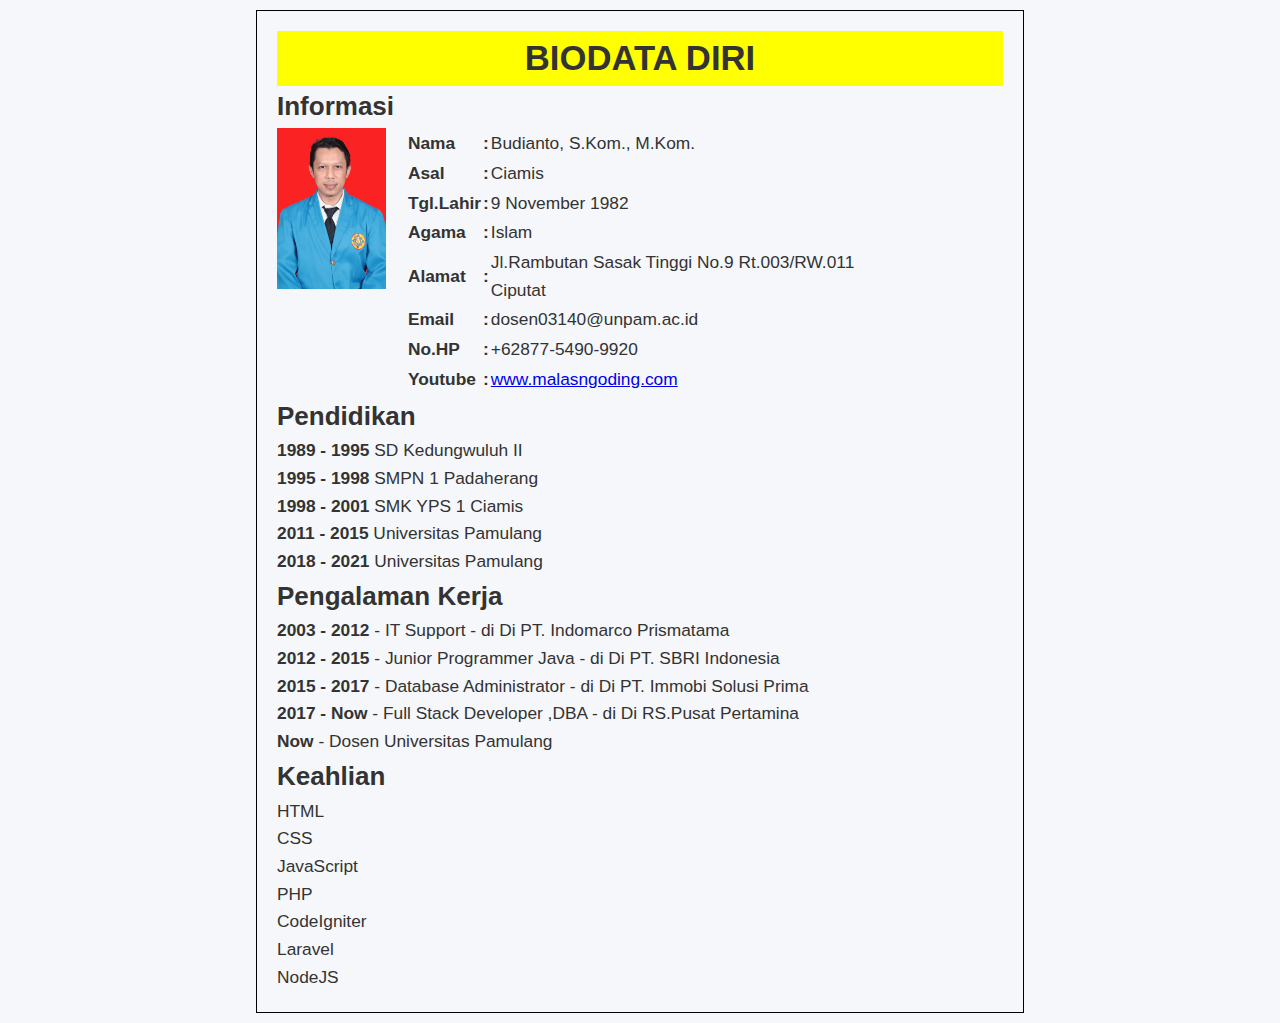
<file: profile.html>
<!DOCTYPE html>
<html>
<head>
	<meta charset="utf-8">
	<meta name="viewport" content="width=device-width, initial-scale=1">
	<title>Profile</title>
	<link rel="stylesheet" type="text/css" href="style.css">
<style>
        body{
        font-family: monospace;
        font-size: 13pt;
    }
    
    th{
        text-align: left;
    }
    
    img{
        width: 100%;
        margin-bottom: 10px;
    }
    
    .kotak{
        border: 1px solid black;
        width: 60%;
        margin: 10px auto;
        padding: 20px;
    }
    
    .judul{
        text-align: center;
            background: yellow;
    }
    
    .blok{
        overflow: hidden;
    }
    
    .kiri{
        width: 15%;
        float: left;
    }
    
    .kanan{
        width: 70%;
        padding:0px 20px;	
        float: left;
    }
    
    @media only screen and (max-width: 768px) {
        .kotak{
            width: 100%;
            padding: 0px;
            border: none;
        }
        
        .kiri{
            width: 100%;
        }
    
        .kanan{
            width: 100%;
            padding: 0;
        }
    }
</style>
</head>
<body>
	<div class="kotak">
 
		<div class="judul">
			<h1>BIODATA DIRI</h1>
		</div>
 
		<div class="blok">
 
			<h2>Informasi</h2>			
			
			<div class="kiri">
				<img src="profile.jpg"></img>			
			</div>
 
			<div class="kanan">
				<table>
					<tr>
						<th>Nama</th>
						<th>:</th>
						<td>Budianto, S.Kom., M.Kom.</td>
					</tr>
					<tr>
						<th>Asal</th>
						<th>:</th>
						<td>Ciamis</td>
					</tr>
					<tr>
						<th>Tgl.Lahir</th>
						<th>:</th>
						<td>9 November 1982</td>
					</tr>
					<tr>
						<th>Agama</th>
						<th>:</th>
						<td>Islam</td>
					</tr>
					<tr>
						<th>Alamat</th>
						<th>:</th>
						<td>Jl.Rambutan Sasak Tinggi No.9 Rt.003/RW.011 Ciputat 
                           </td>
					</tr>
					<tr>
						<th>Email</th>
						<th>:</th>
						<td>dosen03140@unpam.ac.id</td>
					</tr>
					<tr>
						<th>No.HP</th>
						<th>:</th>
						<td>+62877-5490-9920</td>
					</tr>
					<tr>
						<th>Youtube</th>
						<th>:</th>
						<td><a href="https://www.malasngoding.com">www.malasngoding.com</a></td>
					</tr>
				</table>
				
			</div>
 
		</div>		
 
		<div class="blok">
 
			<h2>Pendidikan</h2>			
			
			<div>
				<ul>
					<li><b>1989 - 1995</b> SD Kedungwuluh II</li>
					<li><b>1995 - 1998</b> SMPN 1 Padaherang</li>
					<li><b>1998 - 2001</b> SMK YPS 1 Ciamis</li>
					<li><b>2011 - 2015</b> Universitas Pamulang</li>
                    <li><b>2018 - 2021</b> Universitas Pamulang</li>
				</ul>
			</div>
 
		</div>
 
		<div class="blok">
 
			<h2>Pengalaman Kerja</h2>
			
			<div>
				<ul>
					<li>
						<b>2003 - 2012</b> - IT Support - di Di PT. Indomarco Prismatama
					</li>
					<li>
						<b>2012 - 2015</b> - Junior Programmer Java - di Di PT. SBRI Indonesia
					</li>
                    <li>
						<b>2015 - 2017</b> - Database Administrator - di Di PT. Immobi Solusi Prima
					</li>
                    <li>
						<b>2017 - Now</b> - Full Stack Developer ,DBA - di Di RS.Pusat Pertamina
					</li>
                    <li>
						<b>Now</b> - Dosen Universitas Pamulang
					</li>
				</ul>
			</div>
 
		</div>
 
		<div class="blok">
 
			<h2>Keahlian</h2>			
			
			<div>
				<ul>
					<li>HTML</li>
					<li>CSS</li>
					<li>JavaScript</li>
					<li>PHP</li>
					<li>CodeIgniter</li>
					<li>Laravel</li>
					<li>NodeJS</li>					
				</ul>
			</div>
 
		</div>
	</div>
</body>
</html>
</file>
<file: style.css>
* {
            margin: 0;
            padding: 0;
            box-sizing: border-box;
            font-family: 'Segoe UI', Tahoma, Geneva, Verdana, sans-serif;
        }
        
        body {
            background-color: #f5f7fa;
            color: #333;
            line-height: 1.6;
        }
        
        .container {
            max-width: 1200px;
            margin: 0 auto;
            padding: 0 20px;
        }
        
        header {
            background: linear-gradient(135deg, #6a11cb 0%, #2575fc 100%);
            color: white;
            padding: 60px 0;
            text-align: center;
            margin-bottom: 30px;
        }
        
        header h1 {
            font-size: 2.8rem;
            margin-bottom: 10px;
            text-shadow: 1px 1px 3px rgba(0,0,0,0.2);
        }
        
        header p {
            font-size: 1.2rem;
            opacity: 0.9;
        }
        
        nav {
            background-color: white;
            box-shadow: 0 2px 10px rgba(0,0,0,0.1);
            position: sticky;
            top: 0;
            z-index: 100;
        }
        
        .nav-container {
            display: flex;
            justify-content: center;
        }
        
        .nav-menu {
            display: flex;
            list-style: none;
        }
        
        .nav-menu li {
            margin: 0;
        }
        
        .nav-menu a {
            display: block;
            padding: 15px 25px;
            text-decoration: none;
            color: #444;
            font-weight: 500;
            transition: all 0.3s ease;
        }
        
        .nav-menu a:hover {
            background-color: #f0f5ff;
            color: #2575fc;
        }
        
        .separator {
            height: 1px;
            background: linear-gradient(to right, transparent, #ddd, transparent);
            margin: 30px 0;
        }
        
        .content {
            background-color: white;
            padding: 40px;
            border-radius: 8px;
            box-shadow: 0 5px 15px rgba(0,0,0,0.05);
            margin-bottom: 30px;
        }
        
        .content h2 {
            color: #2575fc;
            margin-bottom: 20px;
            font-size: 1.8rem;
        }
        
        .content p {
            font-size: 1.1rem;
            margin-bottom: 15px;
        }
        
        footer {
            background-color: #2c3e50;
            color: white;
            padding: 30px 0;
            text-align: center;
        }
        
        footer p {
            margin-bottom: 10px;
        }
        
        .website-link {
            color: #3498db;
            text-decoration: none;
        }
        
        .website-link:hover {
            text-decoration: underline;
        }
        
        @media (max-width: 768px) {
            header h1 {
                font-size: 2.2rem;
            }
            
            .nav-menu {
                flex-direction: column;
                width: 100%;
            }
            
            .nav-menu a {
                text-align: center;
                border-bottom: 1px solid #eee;
            }
            
            .content {
                padding: 25px;
            }
        }
</file>
